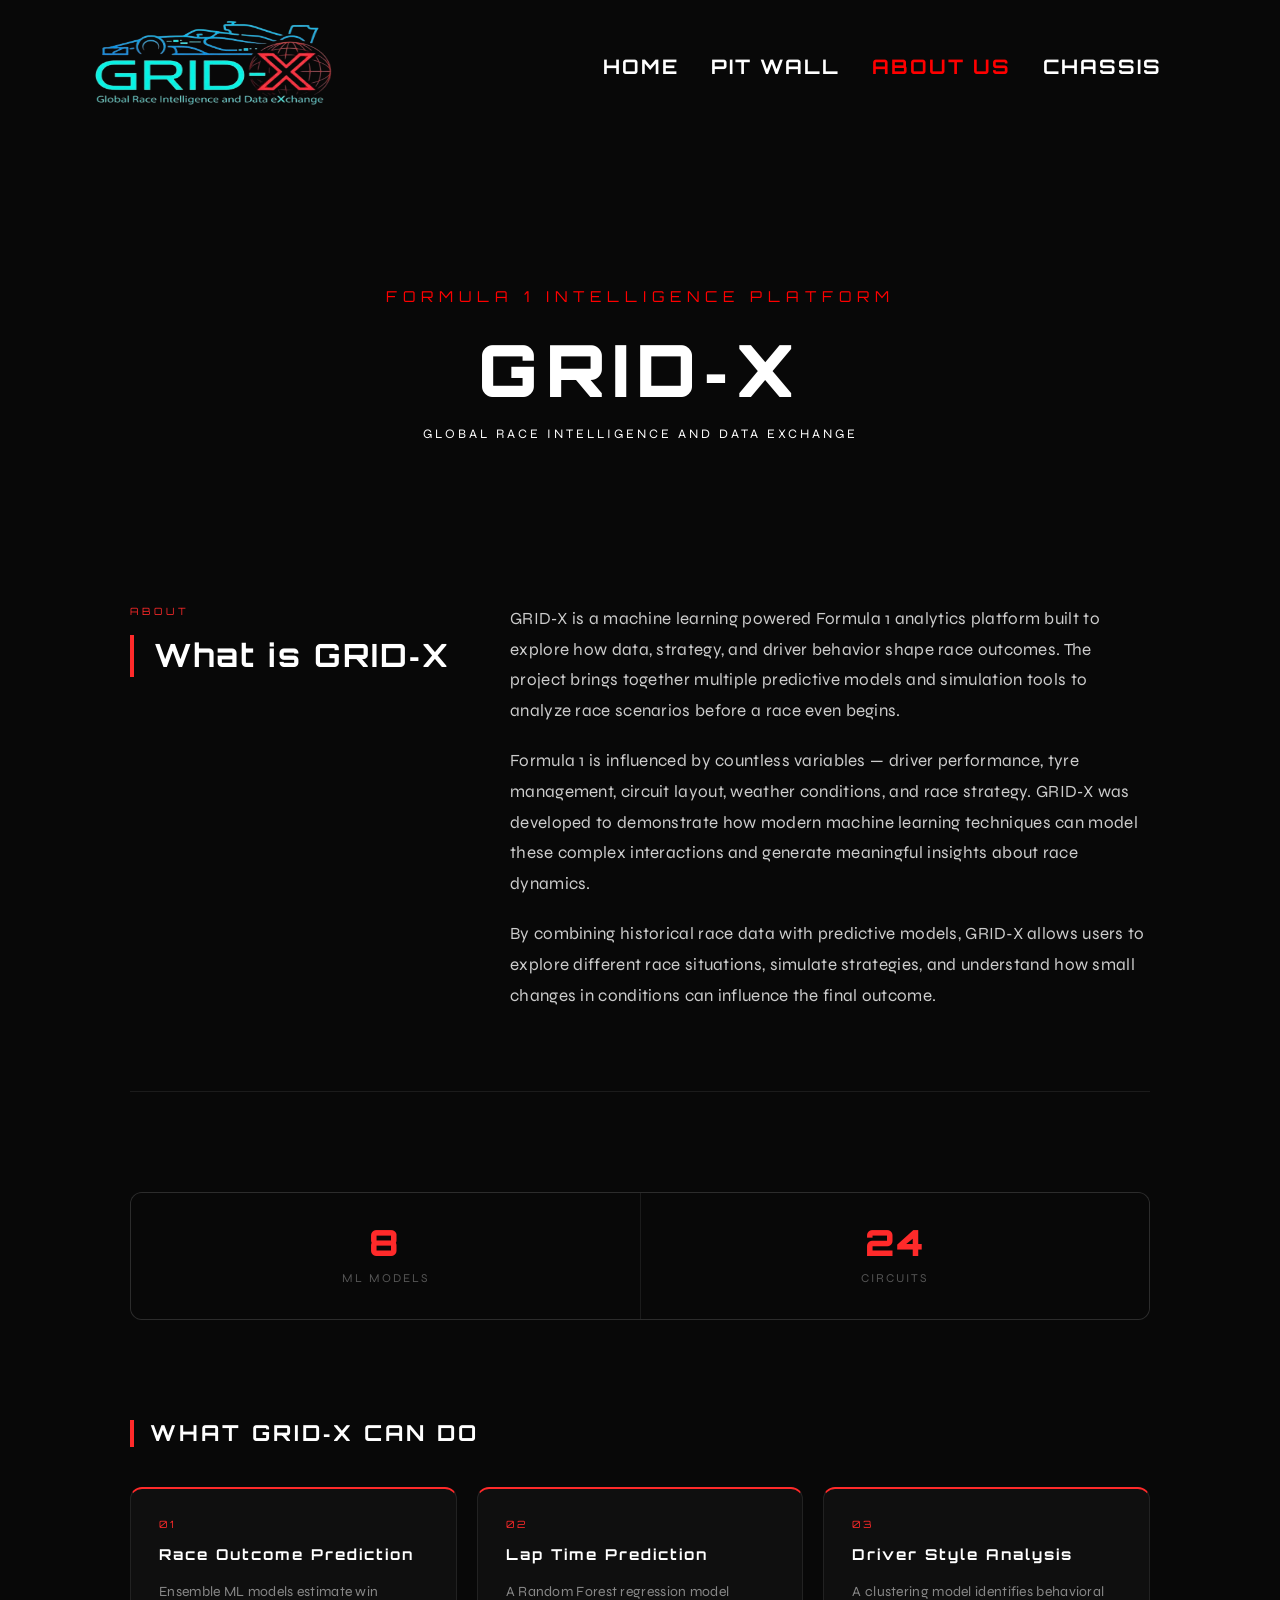
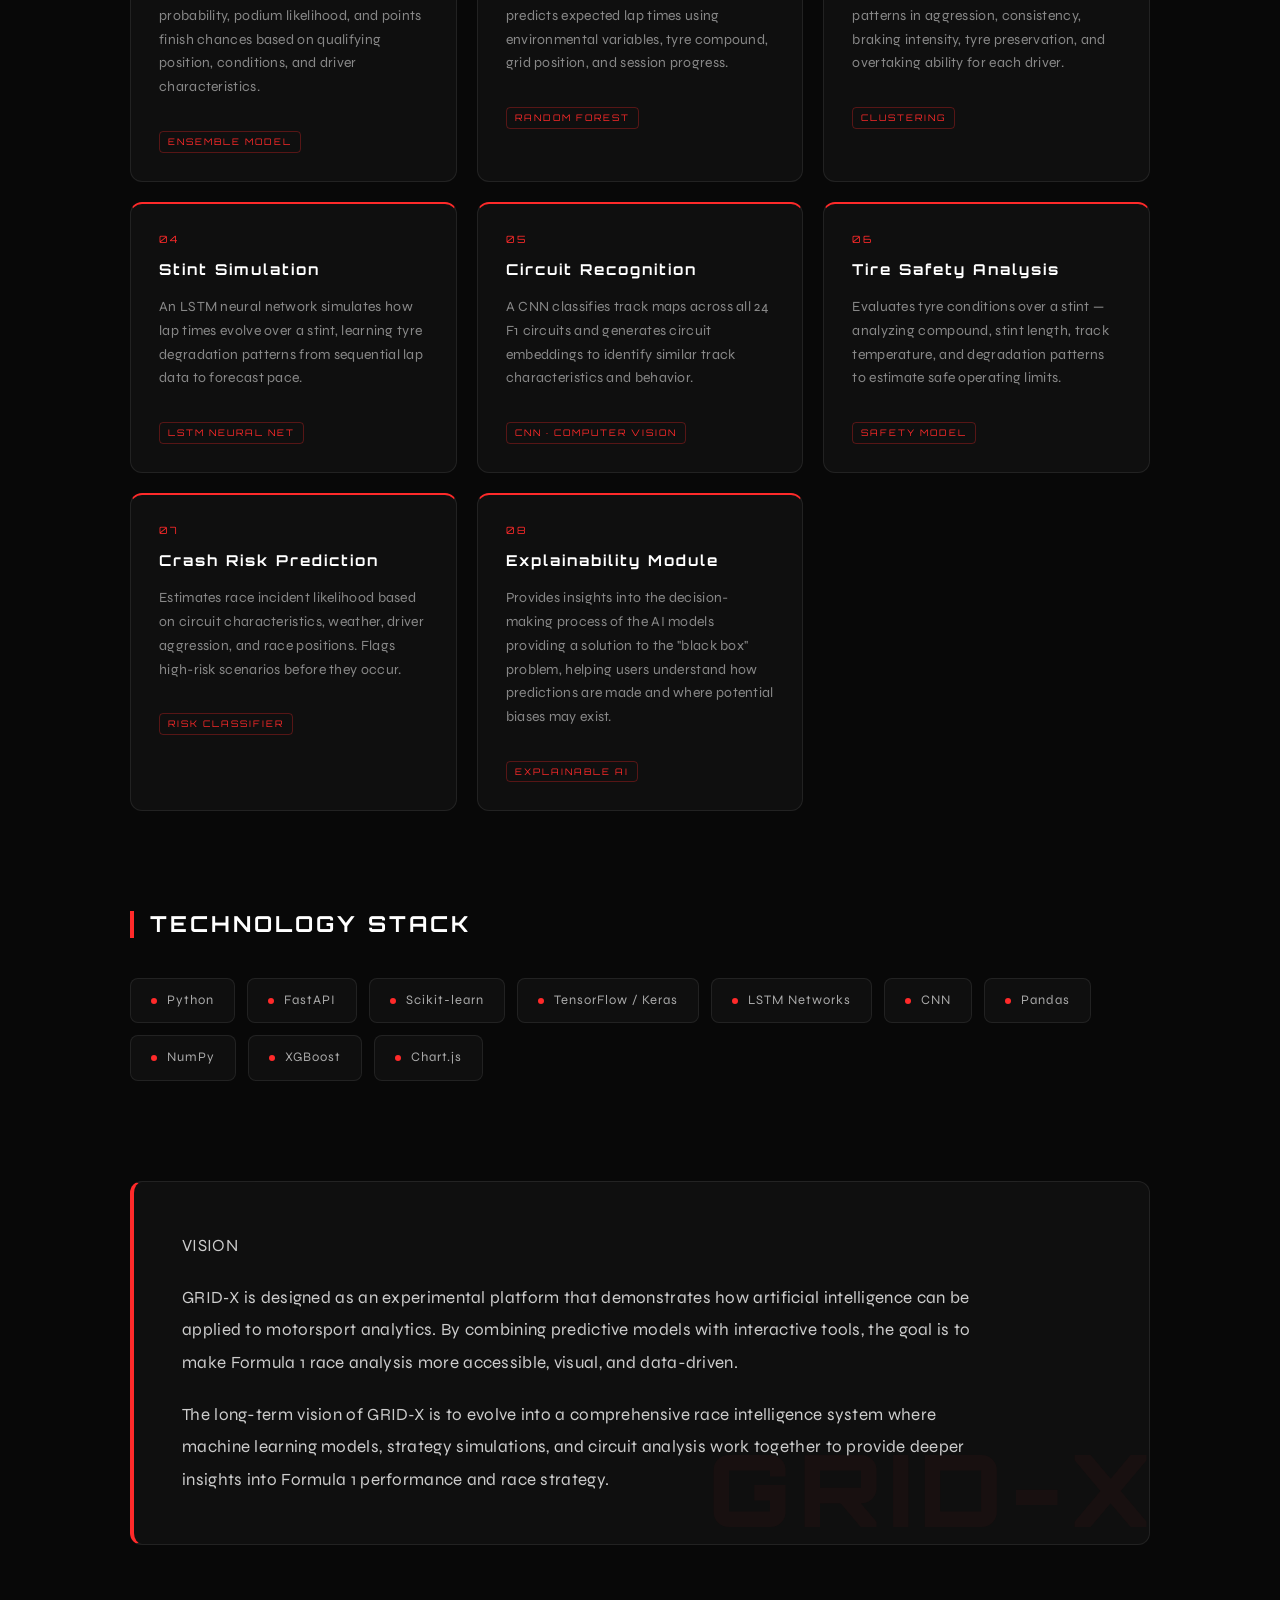
<file: frontend/About_us.html>
<!DOCTYPE html>
<html lang="en">
<head>
    <meta charset="UTF-8">
    <meta name="viewport" content="width=device-width, initial-scale=1.0">
    <title>About — GRID-X</title>
    <link href="https://cdn.jsdelivr.net/npm/bootstrap@5.3.0/dist/css/bootstrap.min.css" rel="stylesheet">
    <script src="https://cdn.jsdelivr.net/npm/bootstrap@5.3.0/dist/js/bootstrap.bundle.min.js"></script>
    <link href="https://fonts.googleapis.com/css2?family=Orbitron:wght@400;700;900&family=Syne:wght@400;500;600;700&display=swap" rel="stylesheet">
    <style>
        * { margin: 0; padding: 0; box-sizing: border-box; }

        :root {
            --red:     #ff2a2a;
            --bg:      #080808;
            --surface: rgba(255,255,255,0.03);
            --border:  rgba(255,255,255,0.08);
            --text:    #cccccc;
            --muted:   #555555;
            --white:   #ffffff;
        }

        body {
            background: var(--bg);
            color: var(--text);
            font-family: 'Syne', sans-serif;
            min-height: 100vh;
            overflow-x: hidden;
        }

        /* ===== NAVBAR ===== */
        .navbar {
    position: relative;
    z-index: 10;
    background:transparent !important;
    backdrop-filter:none;
    border-bottom: none;
}

.navbar-nav .nav-link {
    font-family: 'Orbitron', sans-serif !important;
    font-size: 20px !important;
    font-weight: 700 !important;
    letter-spacing: 2px;
    text-transform: uppercase;
    padding: 8px 16px !important;
}
.navbar-toggler {
    border-color: rgba(0, 0, 0, 0.3) !important;
}

.navbar-toggler-icon {
    background-image: url("data:image/svg+xml,%3csvg xmlns='http://www.w3.org/2000/svg' viewBox='0 0 30 30'%3e%3cpath stroke='rgba%28255%2C42%2C42%2C1%29' stroke-width='2' d='M4 7h22M4 15h22M4 23h22'/%3e%3c/svg%3e") !important;
}
.navbar-collapse {
    background:transparent;
    padding: 12px 20px;
    border-radius: 8px;
    margin-top: 8px;
}

.navbar-nav .nav-link.active   { color: #ff0000 !important; }
.navbar-nav .nav-link.inactive { color: #ffffff !important; }
.navbar-nav .nav-link:hover    { color: #5c5c5c !important; }
        /* ===== HERO ===== */
        .hero {
            position: relative;
            padding: 160px 20px 80px;
            display: flex;
            align-items: center;
            justify-content: center;
            overflow: hidden;
        }

        .hero-video {
            position: absolute;
            inset: 0;
            width: 100%;
            height: 100%;
            object-fit: cover;
            z-index: 0;
            opacity: 0.35;
        }

        .hero-overlay {
            position: absolute;
            inset: 0;
            background: linear-gradient(to bottom, rgba(8,8,8,0.3) 0%, rgba(8,8,8,0.5) 60%, rgba(8,8,8,1) 100%);
            z-index: 1;
        }

        .hero-content {
            position: relative;
            z-index: 2;
            text-align: center;
            padding: 0 40px;
        }

        .hero-tag {
            font-family: 'Orbitron', sans-serif;
            font-size: 15px;
            letter-spacing: 6px;
            color: #ff0000;
            text-transform: uppercase;
            margin-bottom: 24px;
            opacity: 0;
            animation: fadeUp 0.8s ease forwards 0.2s;
        }

        .hero-title {
            font-family: 'Orbitron', sans-serif;
            font-size: clamp(36px, 6vw, 72px);
            font-weight: 900;
            color: #ffffff;
            letter-spacing: 8px;
            text-transform: uppercase;
            line-height: 1;
            white-space: nowrap;
            opacity: 0;
            animation: fadeUp 0.8s ease forwards 0.4s;
        }

        .hero-line {
    font-family: 'Syne', sans-serif;
    font-size: 13px;
    color: #ffffff;
    letter-spacing: 3px;
    text-transform: uppercase;
    margin-top: 20px;
    white-space: nowrap;
    opacity: 0;
    animation: fadeUp 0.8s ease forwards 0.8s;
}

        /* ===== MAIN CONTENT ===== */
        .content {
            max-width: 1100px;
            margin: 0 auto;
            padding: 80px 40px 120px;
        }

        /* ===== INTRO ===== */
        .intro {
            display: grid;
            grid-template-columns: 1fr 2fr;
            gap: 60px;
            align-items: start;
            margin-bottom: 100px;
            padding-bottom: 80px;
            border-bottom: 1px solid var(--border);
        }

        .intro-label {
            font-family: 'Orbitron', sans-serif;
            font-size: 10px;
            letter-spacing: 4px;
            color: var(--red);
            text-transform: uppercase;
            margin-bottom: 16px;
        }

        .intro-heading {
            font-family: 'Orbitron', sans-serif;
            font-size: 32px;
            font-weight: 700;
            color: var(--white);
            letter-spacing: 2px;
            line-height: 1.3;
            border-left: 4px solid var(--red);
            padding-left: 20px;
        }

        .intro-body p {
            font-family: 'Syne', sans-serif;
            font-size: 17px;
            line-height: 1.8;
            color: var(--text);
            margin-bottom: 20px;
            letter-spacing: 0.3px;
        }

        .intro-body p:last-child { margin-bottom: 0; }

        /* ===== SECTION TITLE ===== */
        .section-title {
            font-family: 'Orbitron', sans-serif;
            font-size: 22px;
            font-weight: 700;
            color: var(--white);
            letter-spacing: 3px;
            text-transform: uppercase;
            border-left: 4px solid var(--red);
            padding-left: 16px;
            margin-bottom: 40px;
        }

        /* ===== MODULE CARDS ===== */
        .modules { margin-bottom: 100px; }

        .modules-grid {
            display: grid;
            grid-template-columns: repeat(auto-fill, minmax(300px, 1fr));
            gap: 20px;
        }

        .module-card {
            background: var(--surface);
            border: 1px solid var(--border);
            border-top: 2px solid var(--red);
            border-radius: 12px;
            padding: 28px;
            transition: 0.25s ease;
            position: relative;
            overflow: hidden;
        }

        .module-card::before {
            content: '';
            position: absolute;
            top: 0; left: 0;
            width: 100%; height: 100%;
            background: linear-gradient(135deg, rgba(255,42,42,0.04) 0%, transparent 60%);
            opacity: 0;
            transition: 0.25s ease;
        }

        .module-card:hover { border-color: rgba(255,255,255,0.15); transform: translateY(-4px); }
        .module-card:hover::before { opacity: 1; }

        .module-number {
            font-family: 'Orbitron', sans-serif;
            font-size: 10px;
            letter-spacing: 3px;
            color: var(--red);
            margin-bottom: 12px;
        }

        .module-name {
            font-family: 'Orbitron', sans-serif;
            font-size: 15px;
            font-weight: 700;
            color: var(--white);
            letter-spacing: 2px;
            margin-bottom: 14px;
        }

        .module-desc {
            font-family: 'Syne', sans-serif;
            font-size: 14px;
            line-height: 1.7;
            color: #888;
            letter-spacing: 0.3px;
        }

        .module-tag {
            display: inline-block;
            margin-top: 16px;
            font-family: 'Orbitron', sans-serif;
            font-size: 9px;
            letter-spacing: 2px;
            color: var(--red);
            border: 1px solid rgba(255,42,42,0.3);
            border-radius: 4px;
            padding: 3px 8px;
            text-transform: uppercase;
        }

        /* ===== TECH STACK ===== */
        .tech { margin-bottom: 100px; }

        .tech-grid {
            display: flex;
            flex-wrap: wrap;
            gap: 12px;
        }

        .tech-pill {
            background: var(--surface);
            border: 1px solid var(--border);
            border-radius: 8px;
            padding: 12px 20px;
            display: flex;
            align-items: center;
            gap: 10px;
            transition: 0.2s ease;
        }

        .tech-pill:hover {
            border-color: rgba(255,42,42,0.4);
            background: rgba(255,42,42,0.05);
        }

        .tech-dot {
            width: 6px;
            height: 6px;
            border-radius: 50%;
            background: var(--red);
            flex-shrink: 0;
        }

        .tech-pill span {
            font-family: 'Syne', sans-serif;
            font-size: 13px;
            letter-spacing: 1px;
            color: #aaa;
        }

        /* ===== VISION ===== */
        .vision {
            background: var(--surface);
            border: 1px solid var(--border);
            border-left: 4px solid var(--red);
            border-radius: 12px;
            padding: 48px;
            position: relative;
            overflow: hidden;
        }

        .vision::after {
            content: 'GRID-X';
            position: absolute;
            right: -10px;
            bottom: -20px;
            font-family: 'Orbitron', sans-serif;
            font-size: 100px;
            font-weight: 900;
            color: rgba(255,42,42,0.04);
            letter-spacing: 8px;
            pointer-events: none;
            user-select: none;
        }

        .vision-label {
            font-family: 'Orbitron', sans-serif;
            font-size: 10px;
            letter-spacing: 4px;
            color: var(--red);
            text-transform: uppercase;
            margin-bottom: 20px;
        }

        .vision p {
            font-family: 'Syne', sans-serif;
            font-size: 17px;
            line-height: 1.9;
            color: var(--text);
            margin-bottom: 20px;
            max-width: 800px;
            letter-spacing: 0.3px;
        }

        .vision p:last-child { margin-bottom: 0; }

        /* ===== STATS ===== */
        .stats {
            display: grid;
            grid-template-columns: repeat(2, 1fr);
            gap: 1px;
            background: var(--border);
            border: 1px solid var(--border);
            border-radius: 12px;
            overflow: hidden;
            margin-bottom: 100px;
        }

        .stat {
            background: var(--bg);
            padding: 32px 24px;
            text-align: center;
        }

        .stat-number {
            font-family: 'Orbitron', sans-serif;
            font-size: 36px;
            font-weight: 900;
            color: var(--red);
            letter-spacing: 2px;
            line-height: 1;
            margin-bottom: 8px;
        }

        .stat-label {
            font-family: 'Syne', sans-serif;
            font-size: 12px;
            letter-spacing: 2px;
            color: var(--muted);
            text-transform: uppercase;
        }

        /* ===== ANIMATIONS ===== */
        @keyframes fadeUp {
            from { opacity: 0; transform: translateY(24px); }
            to   { opacity: 1; transform: translateY(0); }
        }

        /* ===== RESPONSIVE ===== */
        @media (max-width: 900px) {
            .intro { grid-template-columns: 1fr; gap: 32px; }
        }

        @media (max-width: 600px) {
            .content { padding: 60px 24px 80px; }
            .vision { padding: 32px 24px; }
            .hero-title { font-size: 36px; }
        }
    </style>
</head>
<body>

    <!-- NAVBAR -->
    <nav class="navbar navbar-expand-lg navbar-light">
        <div class="container">
            <a class="navbar-brand" href="index.html">
                <img src="image_folder/logo for now.jpg" alt="Logo" width="260" height="100">
            </a>
            <button class="navbar-toggler" type="button" data-bs-toggle="collapse" data-bs-target="#navbarNav">
                <span class="navbar-toggler-icon"></span>
            </button>
            <div class="collapse navbar-collapse justify-content-end" id="navbarNav">
                <ul class="navbar-nav">
                    <li class="nav-item"><a class="nav-link inactive" href="index.html">Home</a></li>
                    <li class="nav-item"><a class="nav-link inactive" href="pitwall.html">Pit Wall</a></li>
                    <li class="nav-item"><a class="nav-link active" href="About_us.html">About Us</a></li>
                    <li class="nav-item"><a class="nav-link inactive" href="chassis.html">Chassis</a></li>
                </ul>
            </div>
        </div>
    </nav>

    <!-- HERO -->
    <section class="hero">
       
        <div class="hero-overlay"></div>
        <div class="hero-content">
            <p class="hero-tag">Formula 1 Intelligence Platform</p>
            <h1 class="hero-title">GRID&#8209;X</h1>
            <div class="hero-line">Global Race Intelligence and Data eXchange</div>
        </div>
    </section>

    <!-- CONTENT -->
    <main class="content">

        <section class="intro">
            <div>
                <p class="intro-label">About</p>
                <h2 class="intro-heading">What is GRID&#8209;X</h2>
            </div>
            <div class="intro-body">
                <p>GRID&#8209;X is a machine learning powered Formula 1 analytics platform built to explore how data, strategy, and driver behavior shape race outcomes. The project brings together multiple predictive models and simulation tools to analyze race scenarios before a race even begins.</p>
                <p>Formula 1 is influenced by countless variables — driver performance, tyre management, circuit layout, weather conditions, and race strategy. GRID&#8209;X was developed to demonstrate how modern machine learning techniques can model these complex interactions and generate meaningful insights about race dynamics.</p>
                <p>By combining historical race data with predictive models, GRID&#8209;X allows users to explore different race situations, simulate strategies, and understand how small changes in conditions can influence the final outcome.</p>
            </div>
        </section>

        <div class="stats">
            <div class="stat">
                <div class="stat-number">8</div>
                <div class="stat-label">ML Models</div>
            </div>
            <div class="stat">
                <div class="stat-number">24</div>
                <div class="stat-label">Circuits</div>
            </div>
        </div>

        <section class="modules">
            <h2 class="section-title">What GRID&#8209;X Can Do</h2>
            <div class="modules-grid">
                <div class="module-card">
                    <div class="module-number">01</div>
                    <div class="module-name">Race Outcome Prediction</div>
                    <p class="module-desc">Ensemble ML models estimate win probability, podium likelihood, and points finish chances based on qualifying position, conditions, and driver characteristics.</p>
                    <span class="module-tag">Ensemble Model</span>
                </div>
                <div class="module-card">
                    <div class="module-number">02</div>
                    <div class="module-name">Lap Time Prediction</div>
                    <p class="module-desc">A Random Forest regression model predicts expected lap times using environmental variables, tyre compound, grid position, and session progress.</p>
                    <span class="module-tag">Random Forest</span>
                </div>
                <div class="module-card">
                    <div class="module-number">03</div>
                    <div class="module-name">Driver Style Analysis</div>
                    <p class="module-desc">A clustering model identifies behavioral patterns in aggression, consistency, braking intensity, tyre preservation, and overtaking ability for each driver.</p>
                    <span class="module-tag">Clustering</span>
                </div>
                <div class="module-card">
                    <div class="module-number">04</div>
                    <div class="module-name">Stint Simulation</div>
                    <p class="module-desc">An LSTM neural network simulates how lap times evolve over a stint, learning tyre degradation patterns from sequential lap data to forecast pace.</p>
                    <span class="module-tag">LSTM Neural Net</span>
                </div>
                <div class="module-card">
                    <div class="module-number">05</div>
                    <div class="module-name">Circuit Recognition</div>
                    <p class="module-desc">A CNN classifies track maps across all 24 F1 circuits and generates circuit embeddings to identify similar track characteristics and behavior.</p>
                    <span class="module-tag">CNN · Computer Vision</span>
                </div>
                <div class="module-card">
                    <div class="module-number">06</div>
                    <div class="module-name">Tire Safety Analysis</div>
                    <p class="module-desc">Evaluates tyre conditions over a stint — analyzing compound, stint length, track temperature, and degradation patterns to estimate safe operating limits.</p>
                    <span class="module-tag">Safety Model</span>
                </div>
                <div class="module-card">
                    <div class="module-number">07</div>
                    <div class="module-name">Crash Risk Prediction</div>
                    <p class="module-desc">Estimates race incident likelihood based on circuit characteristics, weather, driver aggression, and race positions. Flags high-risk scenarios before they occur.</p>
                    <span class="module-tag">Risk Classifier</span>
                </div>
                <div class="module-card">
                    <div class="module-number">08</div>
                    <div class="module-name">Explainability Module</div>
                    <p class="module-desc">Provides insights into the decision-making process of the AI models providing a solution to the "black box" problem, helping users understand how predictions are made and where potential biases may exist.</p>
                    <span class="module-tag">Explainable AI</span>
                </div>
            </div>
        </section>

        <section class="tech">
            <h2 class="section-title">Technology Stack</h2>
            <div class="tech-grid">
                <div class="tech-pill"><div class="tech-dot"></div><span>Python</span></div>
                <div class="tech-pill"><div class="tech-dot"></div><span>FastAPI</span></div>
                <div class="tech-pill"><div class="tech-dot"></div><span>Scikit-learn</span></div>
                <div class="tech-pill"><div class="tech-dot"></div><span>TensorFlow / Keras</span></div>
                <div class="tech-pill"><div class="tech-dot"></div><span>LSTM Networks</span></div>
                <div class="tech-pill"><div class="tech-dot"></div><span>CNN</span></div>
                <div class="tech-pill"><div class="tech-dot"></div><span>Pandas</span></div>
                <div class="tech-pill"><div class="tech-dot"></div><span>NumPy</span></div>
                <div class="tech-pill"><div class="tech-dot"></div><span>XGBoost</span></div>
                <div class="tech-pill"><div class="tech-dot"></div><span>Chart.js</span></div>
            </div>
        </section>

        <section class="vision">
            <p class="vision-label">Vision</p>
            <p>GRID&#8209;X is designed as an experimental platform that demonstrates how artificial intelligence can be applied to motorsport analytics. By combining predictive models with interactive tools, the goal is to make Formula 1 race analysis more accessible, visual, and data-driven.</p>
            <p>The long-term vision of GRID&#8209;X is to evolve into a comprehensive race intelligence system where machine learning models, strategy simulations, and circuit analysis work together to provide deeper insights into Formula 1 performance and race strategy.</p>
        </section>

    </main>

   

</body>
</html>
</file>
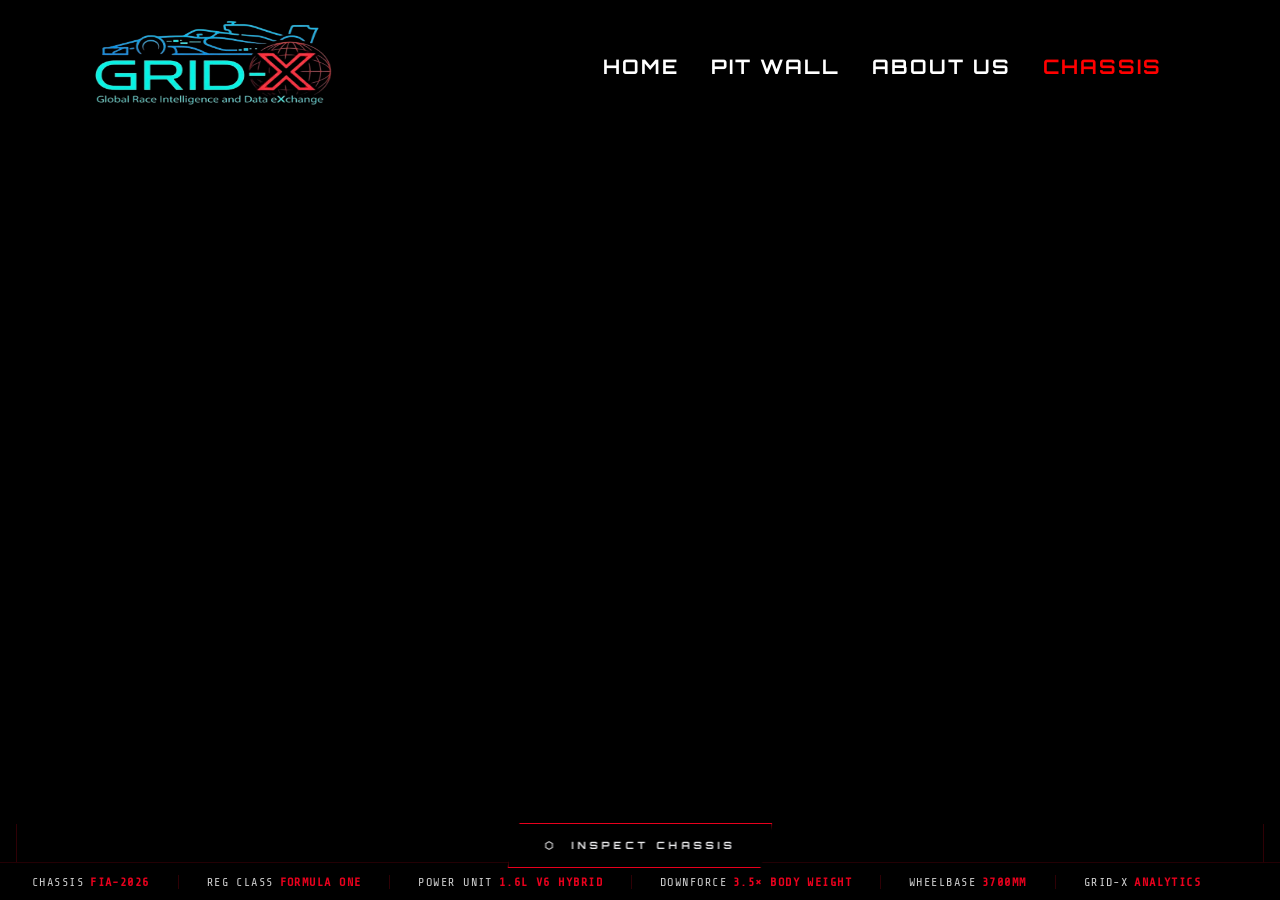
<file: frontend/chassis_video.html>
<!DOCTYPE html>
<html lang="en">
<head>
<meta charset="UTF-8"/>
<meta name="viewport" content="width=device-width, initial-scale=1.0"/>
<title>GRID-X | Chassis Viewer</title>
<style>
@import url('https://fonts.googleapis.com/css2?family=Orbitron:wght@400;700;900&family=Share+Tech+Mono&family=Barlow+Condensed:ital,wght@0,300;0,400;0,600;0,700;1,400&display=swap');
:root{--red:#e8001d;--red2:#ff3344;--gold:#c8a84b;--text:#eaeaec;--dim:#4a4a55;--dim2:#7a7a88;}
*,*::before,*::after{margin:0;padding:0;box-sizing:border-box;}
html,body{width:100%;height:100%;background:#000;color:var(--text);font-family:'Barlow Condensed',sans-serif;overflow:hidden;user-select:none;}
#vid-wrap{position:fixed;inset:0;display:flex;align-items:center;justify-content:center;}
video{width:80%;height:80%;object-fit:contain;position:absolute;top:50%;left:50%;transform:translate(-50%,-50%);transition:opacity 0.5s ease;-webkit-mask-image:linear-gradient(to right,transparent 0%,black 12%,black 88%,transparent 100%),linear-gradient(to bottom,transparent 0%,black 10%,black 88%,transparent 100%);-webkit-mask-composite:source-in;mask-image:linear-gradient(to right,transparent 0%,black 12%,black 88%,transparent 100%),linear-gradient(to bottom,transparent 0%,black 10%,black 88%,transparent 100%);mask-composite:intersect;}
#v1{opacity:1;}#v2{opacity:0;pointer-events:none;}
.grain{position:fixed;inset:0;pointer-events:none;z-index:5;background-image:url("data:image/svg+xml,%3Csvg viewBox='0 0 256 256' xmlns='http://www.w3.org/2000/svg'%3E%3Cfilter id='n'%3E%3CfeTurbulence type='fractalNoise' baseFrequency='0.9' numOctaves='4' stitchTiles='stitch'/%3E%3C/filter%3E%3Crect width='100%25' height='100%25' filter='url(%23n)' opacity='0.04'/%3E%3C/svg%3E");opacity:0.35;mix-blend-mode:overlay;}
.scan{position:fixed;inset:0;pointer-events:none;z-index:6;background:repeating-linear-gradient(0deg,transparent,transparent 2px,rgba(0,0,0,0.04) 2px,rgba(0,0,0,0.04) 4px);}
.vignette{position:fixed;inset:0;pointer-events:none;z-index:4;background:radial-gradient(ellipse 85% 85% at 50% 50%,transparent 40%,rgba(0,0,0,0.92) 100%);}
#btn-inspect{position:fixed;bottom:32px;left:50%;transform:translateX(-50%);z-index:60;font-family:'Orbitron',monospace;font-weight:700;font-size:10px;letter-spacing:0.4em;text-transform:uppercase;padding:14px 36px;border:1px solid var(--red);background:rgba(0,0,0,0.7);color:var(--text);cursor:pointer;transition:all 0.25s;backdrop-filter:blur(10px);clip-path:polygon(12px 0%,100% 0%,calc(100% - 12px) 100%,0% 100%);}
#btn-inspect::before{content:'';position:absolute;inset:0;background:var(--red);clip-path:polygon(12px 0%,100% 0%,calc(100% - 12px) 100%,0% 100%);opacity:0;transition:opacity 0.25s;z-index:-1;}
#btn-inspect:hover::before{opacity:0.12;}#btn-inspect:hover{box-shadow:0 0 24px rgba(232,0,29,0.3);letter-spacing:0.5em;}
#btn-inspect.hidden{opacity:0;pointer-events:none;transform:translateX(-50%) translateY(20px);transition:all 0.4s;}
#btn-replay{position:fixed;bottom:32px;left:50%;transform:translateX(-50%) translateY(20px);z-index:60;font-family:'Orbitron',monospace;font-weight:700;font-size:10px;letter-spacing:0.4em;text-transform:uppercase;padding:14px 36px;border:1px solid rgba(232,0,29,0.3);background:rgba(0,0,0,0.7);color:var(--dim2);cursor:pointer;transition:all 0.4s;backdrop-filter:blur(10px);clip-path:polygon(12px 0%,100% 0%,calc(100% - 12px) 100%,0% 100%);opacity:0;pointer-events:none;}
#btn-replay.visible{opacity:1;pointer-events:all;transform:translateX(-50%) translateY(0);}
#btn-replay:hover{border-color:var(--red);color:var(--text);box-shadow:0 0 20px rgba(232,0,29,0.2);}
#stats-overlay{position:fixed;inset:0;z-index:30;pointer-events:none;opacity:0;transition:opacity 0.6s ease;}
#stats-overlay.visible{opacity:1;}
.stat-node{position:absolute;opacity:0;transform:translateY(8px);transition:opacity 0.5s ease,transform 0.5s ease;}
#stats-overlay.visible .stat-node{opacity:1;transform:translateY(0);}
.stat-node:nth-child(1){transition-delay:0.1s;}.stat-node:nth-child(2){transition-delay:0.2s;}.stat-node:nth-child(3){transition-delay:0.3s;}.stat-node:nth-child(4){transition-delay:0.4s;}.stat-node:nth-child(5){transition-delay:0.5s;}.stat-node:nth-child(6){transition-delay:0.6s;}.stat-node:nth-child(7){transition-delay:0.7s;}.stat-node:nth-child(8){transition-delay:0.8s;}
.stat-box{background:rgba(0,0,0,0.82);border:1px solid rgba(232,0,29,0.25);border-left:2px solid var(--red);padding:10px 14px;backdrop-filter:blur(20px);position:relative;min-width:160px;}
.stat-box::after{content:'';position:absolute;top:0;right:0;width:20px;height:20px;border-top:1px solid rgba(232,0,29,0.4);border-right:1px solid rgba(232,0,29,0.4);}
.stat-lbl{font-family:'Share Tech Mono',monospace;font-size:11px;letter-spacing:0.15em;color:var(--dim2);text-transform:uppercase;margin-bottom:4px;}
.stat-val{font-family:'Orbitron',monospace;font-weight:700;font-size:20px;color:var(--text);line-height:1;}
.stat-val em{font-size:10px;color:var(--dim2);font-style:normal;margin-left:2px;}
.stat-bar{margin-top:5px;height:1.5px;background:rgba(255,255,255,0.06);}
.stat-bar-fill{height:100%;background:var(--red);box-shadow:0 0 5px rgba(232,0,29,0.5);width:0%;transition:width 1.2s cubic-bezier(0.4,0,0.2,1);transition-delay:inherit;}
#stats-overlay.visible .stat-bar-fill{width:var(--w);}
#connector-svg{position:absolute;inset:0;width:100%;height:100%;pointer-events:none;}
.cline{stroke:var(--red);stroke-width:1.2;stroke-dasharray:5 3;fill:none;opacity:0;transition:opacity 0.5s ease;}
#stats-overlay.visible .cline{opacity:0.7;}
.cline:nth-child(1){transition-delay:0.15s;}.cline:nth-child(2){transition-delay:0.25s;}.cline:nth-child(3){transition-delay:0.35s;}.cline:nth-child(4){transition-delay:0.45s;}.cline:nth-child(5){transition-delay:0.55s;}.cline:nth-child(6){transition-delay:0.65s;}.cline:nth-child(7){transition-delay:0.75s;}.cline:nth-child(8){transition-delay:0.85s;}
.cdot{fill:var(--red);opacity:0;transition:opacity 0.4s ease;filter:drop-shadow(0 0 3px var(--red));}
#stats-overlay.visible .cdot{opacity:1;}
.section-tag{position:absolute;font-family:'Orbitron',monospace;font-weight:900;font-size:13px;letter-spacing:0.45em;text-transform:uppercase;color:var(--red);opacity:0;transition:opacity 0.5s ease 0.2s;}
#stats-overlay.visible .section-tag{opacity:1;}
.hero-stat{position:absolute;opacity:0;transition:opacity 0.7s ease 0.4s,transform 0.7s ease 0.4s;transform:translateY(12px);}
#stats-overlay.visible .hero-stat{opacity:1;transform:translateY(0);}
.hero-stat .h-label{font-family:'Share Tech Mono',monospace;font-size:9px;letter-spacing:0.3em;color:#fff;text-transform:uppercase;}
.hero-stat .h-val{font-family:'Orbitron',monospace;font-weight:900;font-size:clamp(36px,5vw,72px);color:#fff;line-height:0.9;text-shadow:0 0 40px rgba(232,0,29,0.3);}
.hero-stat .h-unit{font-family:'Barlow Condensed',sans-serif;font-weight:700;font-size:clamp(14px,2vw,22px);color:#ccc;margin-left:4px;}
.hero-stat .h-desc{font-family:'Barlow Condensed',sans-serif;font-weight:300;font-size:12px;color:#ccc;letter-spacing:0.1em;margin-top:4px;font-style:italic;}
.status-bar{position:fixed;bottom:0;left:0;right:0;z-index:50;height:38px;background:rgba(0,0,0,0.88);border-top:1px solid rgba(232,0,29,0.15);display:flex;align-items:center;padding:0 32px;gap:28px;backdrop-filter:blur(10px);}
.sb-item{font-family:'Share Tech Mono',monospace;font-size:12px;letter-spacing:0.12em;color:#ccc;text-transform:uppercase;display:flex;align-items:center;gap:6px;}
.sb-item b{color:var(--red);}
.sb-sep{width:1px;height:14px;background:rgba(232,0,29,0.2);}
.corner{position:fixed;z-index:20;width:40px;height:40px;pointer-events:none;}
.corner.tl{top:16px;left:16px;border-top:1px solid rgba(232,0,29,0.2);border-left:1px solid rgba(232,0,29,0.2);}
.corner.tr{top:16px;right:16px;border-top:1px solid rgba(232,0,29,0.2);border-right:1px solid rgba(232,0,29,0.2);}
.corner.bl{bottom:36px;left:16px;border-bottom:1px solid rgba(232,0,29,0.2);border-left:1px solid rgba(232,0,29,0.2);}
.corner.br{bottom:36px;right:16px;border-bottom:1px solid rgba(232,0,29,0.2);border-right:1px solid rgba(232,0,29,0.2);}
</style>
</head>
<body>

<div id="vid-wrap">
  <video id="v1" src="clip1.mp4" autoplay loop muted playsinline></video>
  <video id="v2" src="clip2.mp4" muted playsinline preload="auto"></video>
</div>

<div class="vignette"></div>
<div class="grain"></div>
<div class="scan"></div>
<div class="corner tl"></div>
<div class="corner tr"></div>
<div class="corner bl"></div>
<div class="corner br"></div>

<link rel="stylesheet" href="index.css">
<link href="https://cdn.jsdelivr.net/npm/bootstrap@5.3.3/dist/css/bootstrap.min.css" rel="stylesheet">
<style>
  .navbar{position:fixed;top:0;left:0;right:0;z-index:100;background:rgba(0,0,0,0.85) !important;backdrop-filter:blur(10px);}
  html,body{background:#000 !important;background-color:#000 !important;}
  .container-fluid,.container,section,main{background:transparent !important;}
</style>

<nav class="navbar navbar-expand-lg navbar-light">
  <div class="container">
    <a class="navbar-brand" href="index.html">
      <img src="image_folder/logo for now.jpg" alt="Logo" width="260" height="100">
    </a>
    <button class="navbar-toggler" type="button" data-bs-toggle="collapse" data-bs-target="#navbarNav">
      <span class="navbar-toggler-icon"></span>
    </button>
    <div class="collapse navbar-collapse justify-content-end" id="navbarNav">
      <ul class="navbar-nav">
        <li class="nav-item"><a class="nav-link inactive" href="index.html">Home</a></li>
        <li class="nav-item"><a class="nav-link inactive" href="pitwall.html">Pit Wall</a></li>
        <li class="nav-item"><a class="nav-link inactive" href="About_us.html">About Us</a></li>
        <li class="nav-item"><a class="nav-link active" href="chassis.html">Chassis</a></li>
      </ul>
    </div>
  </div>
</nav>
<script src="https://cdn.jsdelivr.net/npm/bootstrap@5.3.3/dist/js/bootstrap.bundle.min.js"></script>

<div id="stats-overlay">
  <svg id="connector-svg" viewBox="0 0 1440 900" preserveAspectRatio="none">
    <circle class="cdot" cx="820" cy="370" r="3"/><line class="cline" x1="820" y1="370" x2="1080" y2="220"/>
    <circle class="cdot" cx="950" cy="210" r="3"/><line class="cline" x1="950" y1="210" x2="1080" y2="290"/>
    <circle class="cdot" cx="880" cy="510" r="3"/><line class="cline" x1="880" y1="510" x2="1080" y2="450"/>
    <circle class="cdot" cx="760" cy="560" r="3"/><line class="cline" x1="760" y1="560" x2="1080" y2="530"/>
    <circle class="cdot" cx="420" cy="490" r="3"/><line class="cline" x1="420" y1="490" x2="300" y2="400"/>
    <circle class="cdot" cx="600" cy="240" r="3"/><line class="cline" x1="600" y1="240" x2="300" y2="300"/>
    <circle class="cdot" cx="500" cy="430" r="3"/><line class="cline" x1="500" y1="430" x2="300" y2="490"/>
    <circle class="cdot" cx="680" cy="470" r="3"/><line class="cline" x1="680" y1="470" x2="300" y2="570"/>
  </svg>
  <div class="section-tag" style="top:10%;left:50%;transform:translateX(-50%);letter-spacing:0.8em;">FIA TECHNICAL REGULATIONS · 2026</div>
  <div class="hero-stat" style="bottom:12%;left:4%;">
    <div class="h-label">Total Power Output</div>
    <div class="h-val">1,000<span class="h-unit">bhp</span></div>
    <div class="h-desc">1.6L V6 Hybrid · MGU-K + MGU-H</div>
  </div>
  <div class="stat-node" style="top:18%;right:6%;"><div class="stat-box"><div class="stat-lbl">Rear Wing Span</div><div class="stat-val">950<em>mm</em></div><div class="stat-bar"><div class="stat-bar-fill" style="--w:95%"></div></div></div></div>
  <div class="stat-node" style="top:30%;right:6%;"><div class="stat-box"><div class="stat-lbl">Engine</div><div class="stat-val">1.6<em>L V6 Turbo</em></div><div class="stat-bar"><div class="stat-bar-fill" style="--w:100%"></div></div></div></div>
  <div class="stat-node" style="top:43%;right:6%;"><div class="stat-box"><div class="stat-lbl">Max RPM</div><div class="stat-val">15,000<em>rpm</em></div><div class="stat-bar"><div class="stat-bar-fill" style="--w:88%"></div></div></div></div>
  <div class="stat-node" style="top:56%;right:6%;"><div class="stat-box"><div class="stat-lbl">Rear Tyre Width</div><div class="stat-val">405<em>mm</em></div><div class="stat-bar"><div class="stat-bar-fill" style="--w:78%"></div></div></div></div>
  <div class="stat-node" style="top:28%;left:2%;"><div class="stat-box"><div class="stat-lbl">Halo Material</div><div class="stat-val">Ti<em>Titanium</em></div><div class="stat-bar"><div class="stat-bar-fill" style="--w:60%"></div></div></div></div>
  <div class="stat-node" style="top:40%;left:2%;"><div class="stat-box"><div class="stat-lbl">Front Wing Span</div><div class="stat-val">2000<em>mm</em></div><div class="stat-bar"><div class="stat-bar-fill" style="--w:100%"></div></div></div></div>
  <div class="stat-node" style="top:52%;left:2%;"><div class="stat-box"><div class="stat-lbl">Suspension</div><div class="stat-val">Push<em>/ Pull rod</em></div><div class="stat-bar"><div class="stat-bar-fill" style="--w:50%"></div></div></div></div>
  <div class="stat-node" style="top:64%;left:2%;"><div class="stat-box"><div class="stat-lbl">Min. Weight</div><div class="stat-val">800<em>kg</em></div><div class="stat-bar"><div class="stat-bar-fill" style="--w:72%"></div></div></div></div>
</div>

<button id="btn-inspect">⬡ &nbsp;INSPECT CHASSIS</button>
<button id="btn-replay">↺ &nbsp;BACK</button>

<div class="status-bar">
  <div class="sb-item">CHASSIS <b>FIA-2026</b></div><div class="sb-sep"></div>
  <div class="sb-item">REG CLASS <b>FORMULA ONE</b></div><div class="sb-sep"></div>
  <div class="sb-item">POWER UNIT <b>1.6L V6 HYBRID</b></div><div class="sb-sep"></div>
  <div class="sb-item">DOWNFORCE <b>3.5× BODY WEIGHT</b></div><div class="sb-sep"></div>
  <div class="sb-item">WHEELBASE <b>3700mm</b></div><div class="sb-sep"></div>
  <div class="sb-item">GRID-X <b>ANALYTICS</b></div>
</div>

<script>
var v1=document.getElementById('v1'),v2=document.getElementById('v2'),stats=document.getElementById('stats-overlay'),btnInspect=document.getElementById('btn-inspect'),btnReplay=document.getElementById('btn-replay'),inspecting=false;
btnInspect.addEventListener('click',function(){if(inspecting)return;inspecting=true;btnInspect.classList.add('hidden');v1.style.opacity='0';v2.style.opacity='1';v2.style.pointerEvents='all';v2.currentTime=0;v2.play();setTimeout(function(){stats.classList.add('visible');},600);setTimeout(function(){btnReplay.classList.add('visible');},1200);});
btnReplay.addEventListener('click',function(){inspecting=false;stats.classList.remove('visible');btnReplay.classList.remove('visible');setTimeout(function(){v2.pause();v2.style.opacity='0';v2.style.pointerEvents='none';v1.style.opacity='1';btnInspect.classList.remove('hidden');},500);});
v2.addEventListener('ended',function(){v2.currentTime=0;v2.play();});
document.addEventListener('keydown',function(e){if(e.code==='Space'){e.preventDefault();if(!inspecting)btnInspect.click();else btnReplay.click();}});
</script>
</body>
</html>
</file>
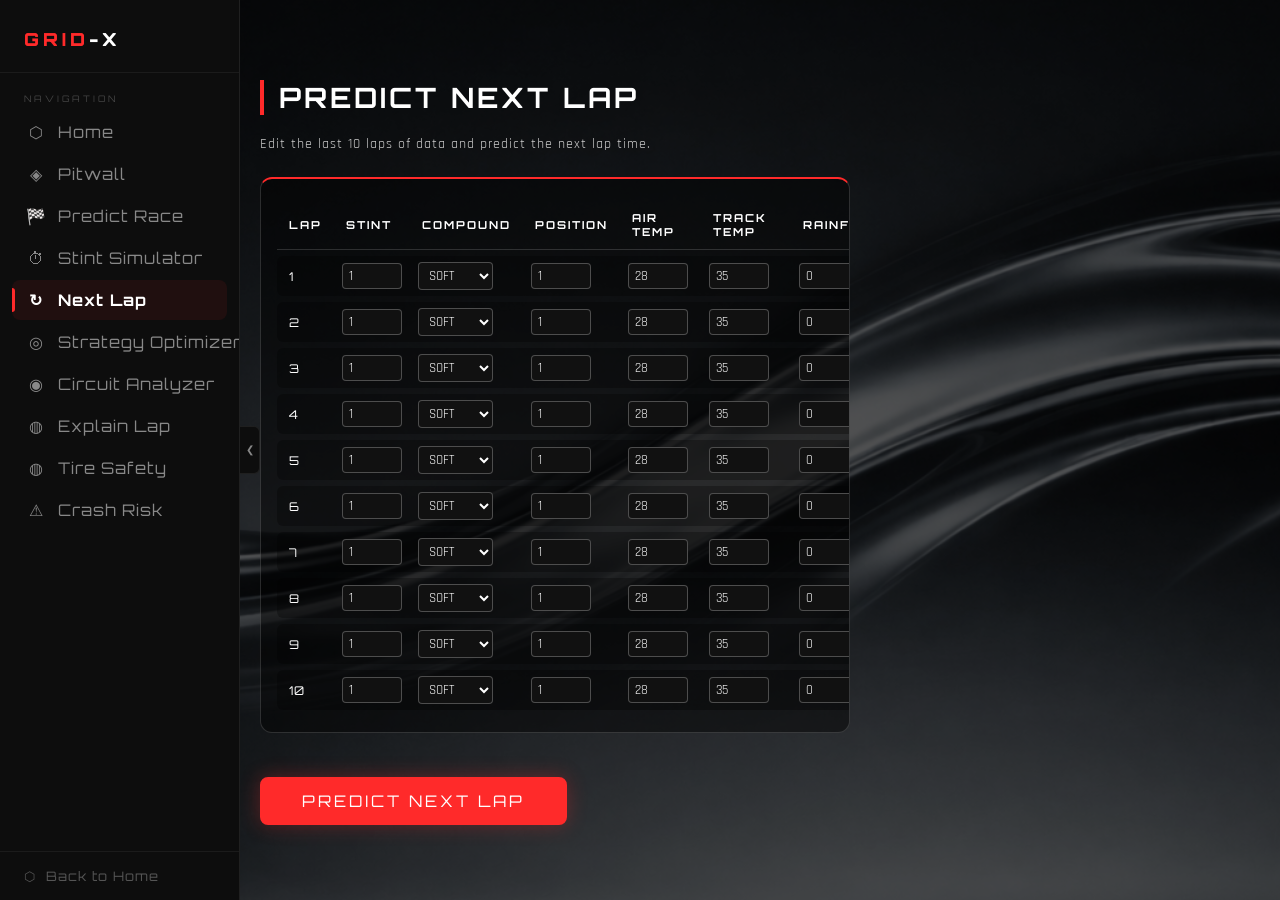
<file: frontend/pages/predict_next_lap.html>
<!DOCTYPE html>
<html lang="en">
<head>
    <meta charset="UTF-8">
    <meta name="viewport" content="width=device-width, initial-scale=1.0">
    <title>Predict Next Lap</title>
    <link href="predict_next_lap.css" rel="stylesheet">
    <link href="https://fonts.googleapis.com/css2?family=Orbitron:wght@400;700;900&family=Rajdhani:wght@400;600&display=swap" rel="stylesheet">
</head>
<body>

<div class="page-layout">
    <div class="left-panel">
        <h1>Predict Next Lap</h1>
        <p class="subtitle">Edit the last 10 laps of data and predict the next lap time.</p>

        <div class="table-wrapper">
            <table class="lap-input-table" id="lap-input-table">
                <thead>
                    <tr>
                        <th>Lap</th>
                        <th>Stint</th>
                        <th>Compound</th>
                        <th>Position</th>
                        <th>Air Temp</th>
                        <th>Track Temp</th>
                        <th>Rainfall</th>
                        <th>Tyre Age</th>
                    </tr>
                </thead>
                <tbody id="lap-input-body"></tbody>
            </table>
        </div>

        <div id="loading-msg" style="display:none;">⏳ Predicting Next Lap...</div>
        <div id="error-msg" style="display:none;">Prediction failed. Please try again.</div>
        <button class="predict-btn" type="button" onclick="predictNextLap()">Predict Next Lap</button>
    </div>

    <div class="right-panel">
        <div id="results-section" style="display:none;">
            <h1>Predicted Next Lap</h1>
            <div class="result-display">
                <p>Estimated Lap Time</p>
                <h2 id="predicted-lap">—</h2>
                <span>seconds</span>
            </div>
        </div>
    </div>
</div>
<div class="bg-image"></div>
  <link href="../sidebar.css" rel="stylesheet">
<script src="../sidebar.js"></script>

<script src="predict_next_lap.js"></script>
</body>
</html>
</file>
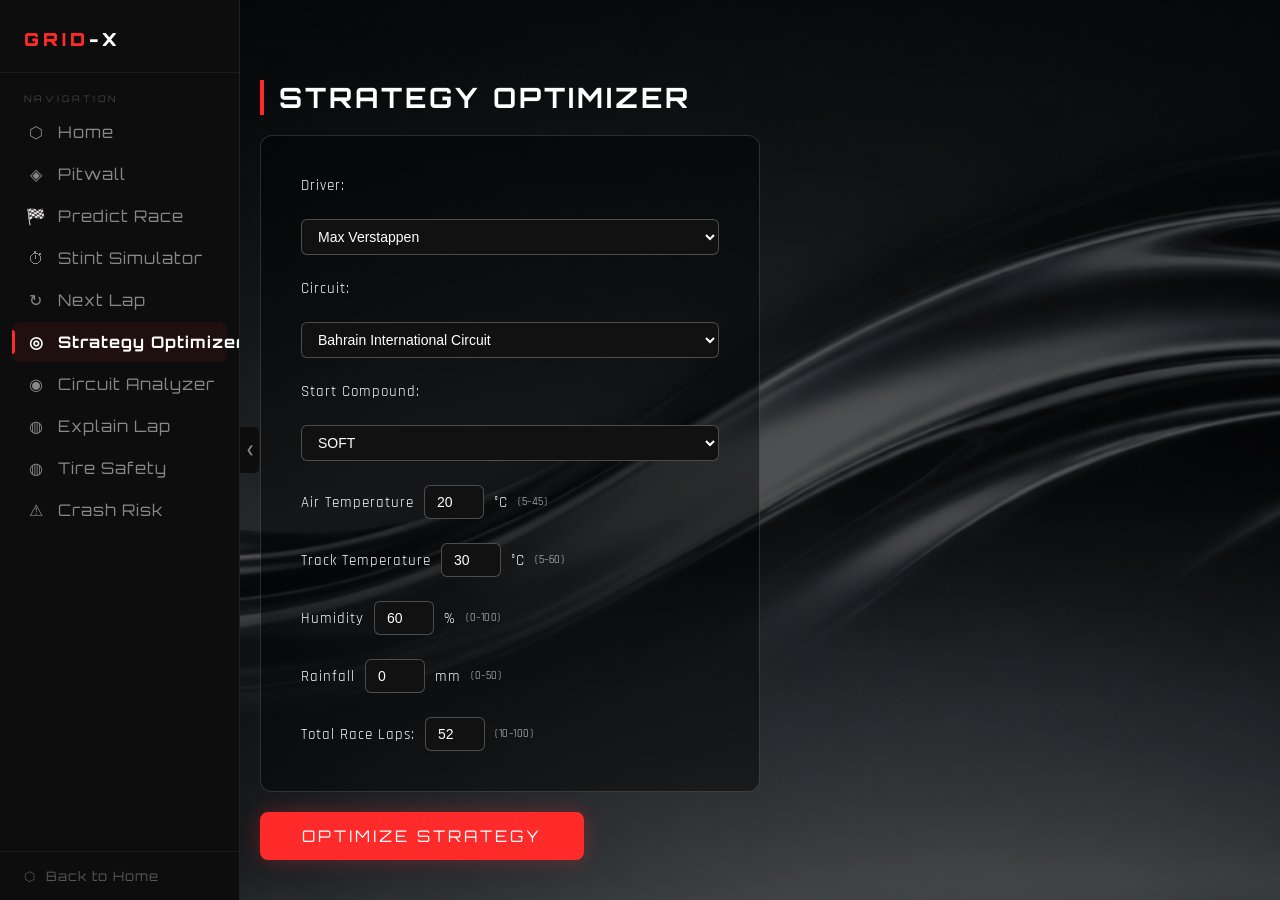
<file: frontend/pages/strategy_optimize.html>
<!DOCTYPE html>
<html lang="en">
<head>
    <meta charset="UTF-8">
    <meta name="viewport" content="width=device-width, initial-scale=1.0">
    <title>Strategy Optimizer — GRID-X</title>
    <link href="strategy_optimize.css" rel="stylesheet">
    <link href="https://fonts.googleapis.com/css2?family=Orbitron:wght@400;700;900&family=Rajdhani:wght@400;600&display=swap" rel="stylesheet">
</head>
<body>

<div class="page-layout">
    <div class="left-panel">
        <h1>Strategy Optimizer</h1>

        <form>
            <label for="driver">Driver:</label>
            <select id="driver">
                <option value="VER">Max Verstappen</option>
                <option value="NOR">Lando Norris</option>
                <option value="LEC">Charles Leclerc</option>
                <option value="HAM">Lewis Hamilton</option>
                <option value="RUS">George Russell</option>
                <option value="PIA">Oscar Piastri</option>
                <option value="SAI">Carlos Sainz</option>
                <option value="ALO">Fernando Alonso</option>
            </select>

            <label for="circuit">Circuit:</label>
            <select id="circuit">
                <option value="bahrain_circuit">Bahrain International Circuit</option>
                <option value="jeddah_corniche_circuit">Jeddah Corniche Circuit</option>
                <option value="albert_park">Albert Park Circuit</option>
                <option value="suzuka_international_circuit">Suzuka Circuit</option>
                <option value="shanghai_international_circuit">Shanghai International Circuit</option>
                <option value="miami_international_circuit">Miami International Autodrome</option>
                <option value="imola_circuit">Imola Circuit</option>
                <option value="monaco_circuit">Circuit de Monaco</option>
                <option value="barcelona_catalunya_circuit">Circuit de Barcelona-Catalunya</option>
                <option value="circuit_gilles_villeneuve">Circuit Gilles Villeneuve</option>
                <option value="red_bull_ring_circuit">Red Bull Ring</option>
                <option value="silverstone_circuit">Silverstone Circuit</option>
                <option value="hungaroring_circuit">Hungaroring</option>
                <option value="spa_francorchamps_circuit">Circuit de Spa-Francorchamps</option>
                <option value="zandvoort_circuit">Circuit Zandvoort</option>
                <option value="monza_circuit">Autodromo Nazionale Monza</option>
                <option value="baku_city_circuit">Baku City Circuit</option>
                <option value="marina_bay_circuit">Marina Bay Street Circuit</option>
                <option value="america_circuit">Circuit of the Americas</option>
                <option value="autodromo_hermano">Autódromo Hermanos Rodríguez</option>
                <option value="interlagos_circuit">Interlagos</option>
                <option value="las_vegas_street_circuit">Las Vegas Strip Circuit</option>
                <option value="lusail_international_circuit">Lusail International Circuit</option>
                <option value="yas_marina_circuit">Yas Marina Circuit</option>
            </select>

            <label for="start_compound">Start Compound:</label>
            <select id="start_compound">
                <option value="SOFT">SOFT</option>
                <option value="MEDIUM">MEDIUM</option>
                <option value="HARD">HARD</option>
            </select>

            <label>Air Temperature <input id="air_temp" class="air-input" type="number" min="5" max="45" value="20"> °C <span class="input-hint">(5–45)</span></label>
            <label>Track Temperature <input id="track_temp" class="air-input" type="number" min="5" max="60" value="30"> °C <span class="input-hint">(5–60)</span></label>
            <label>Humidity <input id="humidity" class="air-input" type="number" min="0" max="100" value="60"> % <span class="input-hint">(0–100)</span></label>
            <label>Rainfall <input id="rainfall" class="air-input" type="number" min="0" max="50" value="0"> mm <span class="input-hint">(0–50)</span></label>

            <label for="total_laps">Total Race Laps: <input type="number" id="total_laps" class="air-input" min="10" max="100" value="52"> <span class="input-hint">(10–100)</span></label>
        </form>

        <div id="loading-msg" style="display:none;">⏳ Optimizing Strategy...</div>
        <div id="error-msg" style="display:none;">Optimization failed. Please try again.</div>
        <button class="optimize-btn" type="button" onclick="optimizeStrategy()">Optimize Strategy</button>
    </div>

    <div class="right-panel">
        <div id="results-section" style="display:none;">
            <h1>Strategy Results</h1>

            <div class="result-meta">
                <div class="meta-card">
                    <p>Total Race Time</p>
                    <h2 id="res-race-time">—</h2>
                </div>
                <div class="meta-card">
                    <p>Pit Stops</p>
                    <h2 id="res-pit-count">—</h2>
                </div>
            </div>

            <h1>Pit Stop Timeline</h1>
            <div class="timeline-container" id="timeline-container"></div>

            <h1>Pit Stop Details</h1>
            <table class="pit-table">
                <thead>
                    <tr>
                        <th>Stop</th>
                        <th>Lap</th>
                        <th>Compound</th>
                    </tr>
                </thead>
                <tbody id="pit-table-body"></tbody>
            </table>
        </div>
    </div>
</div>
<div class="bg-image"></div>
<link href="../sidebar.css" rel="stylesheet">
<script src="../sidebar.js"></script>
<script src="strategy_optimize.js"></script>
</body>
</html>
</file>
<file: frontend/index.css>
body {
    font-family: 'Syne', sans-serif;
    font-weight: 500;
    margin: 0;
    min-height: 100vh;
    background-repeat: no-repeat;
    background-position: center;
    background-size: contain;
}

.content {
    color: rgb(255, 255, 255);
    text-align: center;
    font-size: 50px;
    font-family: 'Orbitron', sans-serif;
    color: rgb(255, 255, 255);
}

.sidebar {
    border: 2px solid rgb(255, 255, 255);
}

#bg-video {
    position: fixed;
    right: 0;
    bottom: 0;
    min-width: 100%;
    min-height: 100%;
    object-fit: cover;
    z-index: -1;
}

.navbar {
    position: relative;
    z-index: 10;
    background:transparent !important;
    backdrop-filter:none;
    border-bottom: none;
}

.navbar-nav .nav-link {
    font-family: 'Orbitron', sans-serif !important;
    font-size: 20px !important;
    font-weight: 700 !important;
    letter-spacing: 2px;
    text-transform: uppercase;
    padding: 8px 16px !important;
}
.navbar-toggler {
    border-color: rgba(0, 0, 0, 0.3) !important;
}

.navbar-toggler-icon {
    background-image: url("data:image/svg+xml,%3csvg xmlns='http://www.w3.org/2000/svg' viewBox='0 0 30 30'%3e%3cpath stroke='rgba%28255%2C42%2C42%2C1%29' stroke-width='2' d='M4 7h22M4 15h22M4 23h22'/%3e%3c/svg%3e") !important;
}
.navbar-collapse {
    background:transparent;
    padding: 12px 20px;
    border-radius: 8px;
    margin-top: 8px;
}

.navbar-nav .nav-link.active   { color: #ff0000 !important; }
.navbar-nav .nav-link.inactive { color: #ffffff !important; }
.navbar-nav .nav-link:hover    { color: #5c5c5c !important; }
</file>
<file: frontend/pages/predict_next_lap.css>
* { margin: 0; padding: 0; box-sizing: border-box; }

body {
    background-color: transparent;
    color: #ffffff;
    font-family: 'Rajdhani', sans-serif;
    min-height: 100vh;
    padding: 40px;
}

h1 {
    font-size: 28px;
    letter-spacing: 3px;
    text-transform: uppercase;
    color: #ffffff;
    margin: 40px 0 20px 0;
    border-left: 4px solid #ff2a2a;
    padding-left: 15px;
    font-family: 'Orbitron', sans-serif;
}

.subtitle {
    color: #cccccc;
    font-size: 14px;
    letter-spacing: 1px;
    margin-bottom: 24px;
}

.table-wrapper {
    overflow-x: auto;
    border: 1px solid rgba(255, 255, 255, 0.15);
    border-top: 2px solid #ff2a2a;
    border-radius: 12px;
    padding: 16px;
    background: rgba(0, 0, 0, 0.45);
    margin-bottom: 24px;
}

.lap-input-table {
    width: 100%;
    border-collapse: separate;
    border-spacing: 0 6px;
    min-width: 700px;
}

.lap-input-table th {
    text-align: left;
    color: #ffffff;
    font-size: 11px;
    letter-spacing: 2px;
    text-transform: uppercase;
    padding: 10px 12px;
    border-bottom: 1px solid rgba(255, 255, 255, 0.15);
    font-family: 'Orbitron', sans-serif;
}

.lap-input-table td {
    padding: 6px 8px;
    background: rgba(0, 0, 0, 0.3);
    color: #ffffff;
    font-size: 13px;
}

.lap-input-table td:first-child {
    border-radius: 6px 0 0 6px;
    color: #ffffff;
    font-family: 'Orbitron', sans-serif;
    font-size: 12px;
    padding-left: 12px;
}

.lap-input-table td:last-child { border-radius: 0 6px 6px 0; }
.lap-input-table tr:hover td { background: rgba(255, 255, 255, 0.08); }

.cell-input {
    background: #111111;
    border: 1px solid rgba(255, 255, 255, 0.25);
    border-radius: 4px;
    color: white;
    padding: 4px 6px;
    font-size: 13px;
    width: 60px;
    outline: none;
    font-family: 'Rajdhani', sans-serif;
    appearance: textfield;
}

.cell-input:focus {
    border-color: #ff2a2a;
    box-shadow: 0 0 6px rgba(255, 42, 42, 0.2);
}

.cell-select {
    background: #111111;
    border: 1px solid rgba(255, 255, 255, 0.25);
    border-radius: 4px;
    color: white;
    padding: 4px 6px;
    font-size: 13px;
    outline: none;
    cursor: pointer;
    font-family: 'Rajdhani', sans-serif;
}

.cell-select:focus { border-color: #ff2a2a; }

.predict-btn {
    background: #ff2a2a;
    border: 2px solid #ff2a2a;
    color: white;
    padding: 12px 40px;
    font-size: 16px;
    letter-spacing: 3px;
    text-transform: uppercase;
    border-radius: 8px;
    cursor: pointer;
    transition: 0.25s ease;
    box-shadow: 0 0 20px rgba(255, 42, 42, 0.3);
    margin-top: 20px;
    font-family: 'Orbitron', sans-serif;
}

.predict-btn:hover {
    background: transparent;
    color: #ff2a2a;
    box-shadow: 0 0 30px rgba(255, 42, 42, 0.5);
    transform: scale(1.03);
}

#loading-msg {
    color: #ffffff;
    font-size: 16px;
    letter-spacing: 2px;
    text-transform: uppercase;
    margin-top: 20px;
    animation: pulse 1s infinite;
    font-family: 'Orbitron', sans-serif;
}

@keyframes pulse {
    0%, 100% { opacity: 1; }
    50% { opacity: 0.4; }
}

#error-msg {
    color: #ff4444;
    font-size: 14px;
    letter-spacing: 1px;
    margin-top: 20px;
}

.page-layout { display: flex; gap: 40px; align-items: flex-start; }
.left-panel { flex: 1; min-width: 0; }
.right-panel { width: 350px; flex-shrink: 0; position: sticky; top: 40px; }

#results-section { margin-top: 40px; }

.result-display {
    background: rgba(0, 0, 0, 0.45);
    border: 1px solid rgba(255, 255, 255, 0.15);
    border-top: 2px solid #ff2a2a;
    border-radius: 12px;
    padding: 40px;
    text-align: center;
}

.result-display p {
    color: #cccccc;
    font-size: 12px;
    letter-spacing: 2px;
    text-transform: uppercase;
    margin-bottom: 16px;
    font-family: 'Orbitron', sans-serif;
}

.result-display h2 {
    color: #ffffff;
    font-size: 64px;
    letter-spacing: 4px;
    font-family: 'Orbitron', sans-serif;
    border: none;
    padding: 0;
    margin: 0 0 8px 0;
}

.result-display span {
    color: #cccccc;
    font-size: 14px;
    letter-spacing: 2px;
    text-transform: uppercase;
}

.bg-image {
    position: fixed;
    inset: 0;
    background-image: url('../image_folder/all_pages.bg.jpeg');
    background-size: cover;
    background-position: center;
    background-repeat: no-repeat;
    z-index: -1;
}

.bg-image::after {
    content: '';
    position: absolute;
    inset: 0;
    background: rgba(0, 0, 0, 0.65);
}

@media (max-width: 1200px) {
    .page-layout { flex-direction: column; }
    .right-panel { width: 100%; position: static; }
}
</file>
<file: frontend/sidebar.css>
/* ===== GRID-X SIDEBAR ===== */
@import url('https://fonts.googleapis.com/css2?family=Syne:wght@400;500;600;700&display=swap');
#gx-sidebar {
    position: fixed;
    left: 0;
    top: 0;
    height: 100vh;
    width: 240px;
    background: #0d0d0d;
    border-right: 1px solid rgba(255, 255, 255, 0.08);
    display: flex;
    flex-direction: column;
    z-index: 1000;
    transition: width 0.3s ease, box-shadow 0.3s ease;
    overflow: hidden;
}

#gx-sidebar.collapsed {
    width: 0;
}

#gx-sidebar-toggle {
    position: fixed;
    left: 240px;
    top: 50%;
    transform: translateY(-50%);
    width: 20px;
    height: 48px;
    background: #0d0d0d;
    border: 1px solid rgba(255, 255, 255, 0.08);
    border-left: none;
    border-radius: 0 6px 6px 0;
    cursor: pointer;
    display: flex;
    align-items: center;
    justify-content: center;
    z-index: 1001;
    transition: left 0.3s ease;
    color: #888;
    font-size: 10px;
}

#gx-sidebar-toggle:hover {
    background: #1a1a1a;
    color: #fff;
}

#gx-sidebar.collapsed ~ #gx-sidebar-toggle,
body.sidebar-collapsed #gx-sidebar-toggle {
    left: 0;
}

.gx-sidebar-logo {
    padding: 28px 24px 20px 24px;
    border-bottom: 1px solid rgba(255, 255, 255, 0.06);
    white-space: nowrap;
}

.gx-sidebar-logo span {
    font-family: 'Orbitron', sans-serif;
    font-size: 18px;
    font-weight: 900;
    letter-spacing: 4px;
    color: #ffffff;
}

.gx-sidebar-logo span em {
    color: #ff2a2a;
    font-style: normal;
}

.gx-sidebar-label {
    padding: 20px 24px 8px 24px;
    font-family: 'Orbitron', sans-serif;
    font-size: 9px;
    letter-spacing: 3px;
    color: #444;
    text-transform: uppercase;
    white-space: nowrap;
}

.gx-nav {
    display: flex;
    flex-direction: column;
    gap: 2px;
    padding: 0 12px;
    flex: 1;
    overflow-y: auto;
}

.gx-nav a {
    display: flex;
    align-items: center;
    gap: 12px;
    padding: 10px 14px;
    border-radius: 8px;
    text-decoration: none;
    color: #888;
    font-family: 'Orbitron', sans-serif;
    font-size: 16px;
    letter-spacing: 1px;
    white-space: nowrap;
    transition: background 0.2s ease, color 0.2s ease;
    position: relative;
}

.gx-nav a:hover {
    background: rgba(255, 255, 255, 0.05);
    color: #ffffff;
}

.gx-nav a.active {
    color: #ffffff;
    font-weight: 700;
    background: rgba(255, 42, 42, 0.08);
}

.gx-nav a.active::before {
    content: '';
    position: absolute;
    left: 0;
    top: 20%;
    height: 60%;
    width: 3px;
    background: #ff2a2a;
    border-radius: 0 3px 3px 0;
}

.gx-nav-icon {
    font-size: 16px;
    width: 20px;
    text-align: center;
    flex-shrink: 0;
}

.gx-sidebar-footer {
    padding: 16px 24px;
    border-top: 1px solid rgba(255, 255, 255, 0.06);
    white-space: nowrap;
}

.gx-sidebar-footer a {
    display: flex;
    align-items: center;
    gap: 10px;
    text-decoration: none;
    color: #555;
    font-family: 'Orbitron', sans-serif;
    font-size: 13px;
    letter-spacing: 1px;
    transition: color 0.2s ease;
}

.gx-sidebar-footer a:hover {
    color: #fff;
}

/* Push page content when sidebar is open */
body.sidebar-open {
    padding-left: 260px;
    transition: padding-left 0.3s ease;
}

body.sidebar-collapsed {
    padding-left: 20px;
    transition: padding-left 0.3s ease;
}
</file>
<file: frontend/pages/strategy_optimize.css>
* { margin: 0; padding: 0; box-sizing: border-box; }

body {
    background-color: transparent;
    color: #ffffff;
    font-family: 'Rajdhani', sans-serif;
    min-height: 100vh;
    padding: 40px;
}

h1 {
    font-size: 28px;
    letter-spacing: 3px;
    text-transform: uppercase;
    color: #ffffff;
    margin: 40px 0 20px 0;
    border-left: 4px solid #ff2a2a;
    padding-left: 15px;
    font-family: 'Orbitron', sans-serif;
}

form {
    background: rgba(0, 0, 0, 0.45);
    border: 1px solid rgba(255, 255, 255, 0.15);
    border-radius: 12px;
    padding: 40px;
    display: flex;
    flex-direction: column;
    gap: 24px;
    max-width: 700px;
}

label {
    display: inline-flex;
    align-items: center;
    gap: 10px;
    font-size: 15px;
    color: #ffffff;
    letter-spacing: 1px;
}

select,
input[type="number"] {
    background: #111111;
    border: 1px solid rgba(255, 255, 255, 0.25);
    border-radius: 6px;
    color: white;
    padding: 8px 12px;
    font-size: 14px;
    outline: none;
    transition: 0.2s ease;
}

select:focus,
input[type="number"]:focus {
    border-color: #ff2a2a;
    box-shadow: 0 0 8px rgba(255, 42, 42, 0.2);
}

select { width: 100%; cursor: pointer; }
select option { background: #111111; }
select option:hover, select option:checked { background: #ff2a2a; color: white; }

.air-input { width: 60px; }
input[type="number"] { appearance: textfield; }

.optimize-btn {
    background: #ff2a2a;
    border: 2px solid #ff2a2a;
    color: white;
    padding: 12px 40px;
    font-size: 16px;
    letter-spacing: 3px;
    text-transform: uppercase;
    border-radius: 8px;
    cursor: pointer;
    transition: 0.25s ease;
    box-shadow: 0 0 20px rgba(255, 42, 42, 0.3);
    margin-top: 20px;
    font-family: 'Orbitron', sans-serif;
}

.optimize-btn:hover {
    background: transparent;
    color: #ff2a2a;
    box-shadow: 0 0 30px rgba(255, 42, 42, 0.5);
    transform: scale(1.03);
}

#loading-msg {
    color: #ffffff;
    font-size: 16px;
    letter-spacing: 2px;
    text-transform: uppercase;
    margin-top: 20px;
    animation: pulse 1s infinite;
    font-family: 'Orbitron', sans-serif;
}

@keyframes pulse {
    0%, 100% { opacity: 1; }
    50% { opacity: 0.4; }
}

#error-msg {
    color: #ff4444;
    font-size: 14px;
    letter-spacing: 1px;
    margin-top: 20px;
}

.page-layout { display: flex; gap: 40px; align-items: flex-start; }
.left-panel { width: 500px; flex-shrink: 0; }
.right-panel { flex: 1; min-width: 0; }

.result-meta { display: flex; gap: 16px; margin-bottom: 30px; flex-wrap: wrap; }

.meta-card {
    background: rgba(0, 0, 0, 0.45);
    border: 1px solid rgba(255, 255, 255, 0.15);
    border-top: 2px solid #ff2a2a;
    border-radius: 10px;
    padding: 16px 24px;
    text-align: center;
    flex: 1;
    min-width: 120px;
}

.meta-card p {
    color: #cccccc;
    font-size: 11px;
    letter-spacing: 2px;
    text-transform: uppercase;
    margin-bottom: 8px;
    font-family: 'Orbitron', sans-serif;
}

.meta-card h2 {
    color: #ffffff;
    font-size: 28px;
    letter-spacing: 2px;
    font-family: 'Orbitron', sans-serif;
    border: none;
    padding: 0;
    margin: 0;
}

.timeline-container {
    display: flex;
    width: 100%;
    gap: 4px;
    margin-bottom: 40px;
    align-items: stretch;
}

.timeline-segment {
    background: rgba(0, 0, 0, 0.45);
    border: 1px solid;
    border-radius: 8px;
    padding: 16px 12px;
    display: flex;
    flex-direction: column;
    gap: 6px;
    min-width: 60px;
}

.segment-label {
    font-size: 10px;
    letter-spacing: 1px;
    font-family: 'Orbitron', sans-serif;
}

.segment-compound {
    font-size: 12px;
    font-weight: bold;
    letter-spacing: 2px;
    font-family: 'Orbitron', sans-serif;
}

.pit-table {
    width: 100%;
    border-collapse: separate;
    border-spacing: 0 6px;
}

.pit-table th {
    text-align: left;
    color: #ffffff;
    font-size: 12px;
    letter-spacing: 2px;
    text-transform: uppercase;
    padding: 10px 16px;
    border-bottom: 1px solid rgba(255, 255, 255, 0.15);
    font-family: 'Orbitron', sans-serif;
}

.pit-table td {
    padding: 12px 16px;
    background: rgba(0, 0, 0, 0.35);
    color: #ffffff;
    font-size: 14px;
}

.pit-table tr:hover td { background: rgba(255, 255, 255, 0.08); }

.pit-table td:first-child {
    border-radius: 6px 0 0 6px;
    color: #ffffff;
    font-family: 'Orbitron', sans-serif;
    font-size: 12px;
}

.pit-table td:last-child { border-radius: 0 6px 6px 0; }

.input-hint {
    font-size: 11px;
    color: #cccccc;
    letter-spacing: 0.5px;
}

.bg-image {
    position: fixed;
    inset: 0;
    background-image: url('../image_folder/all_pages.bg.jpeg');
    background-size: cover;
    background-position: center;
    background-repeat: no-repeat;
    z-index: -1;
}

.bg-image::after {
    content: '';
    position: absolute;
    inset: 0;
    background: rgba(0, 0, 0, 0.65);
}

@media (max-width: 1200px) {
    .page-layout { flex-direction: column; }
    .left-panel { width: 100%; }
}

@media (max-width: 768px) {
    .result-meta { flex-direction: column; }
    .timeline-container { flex-direction: column; }
    .timeline-segment { width: 100% !important; }
}
</file>
